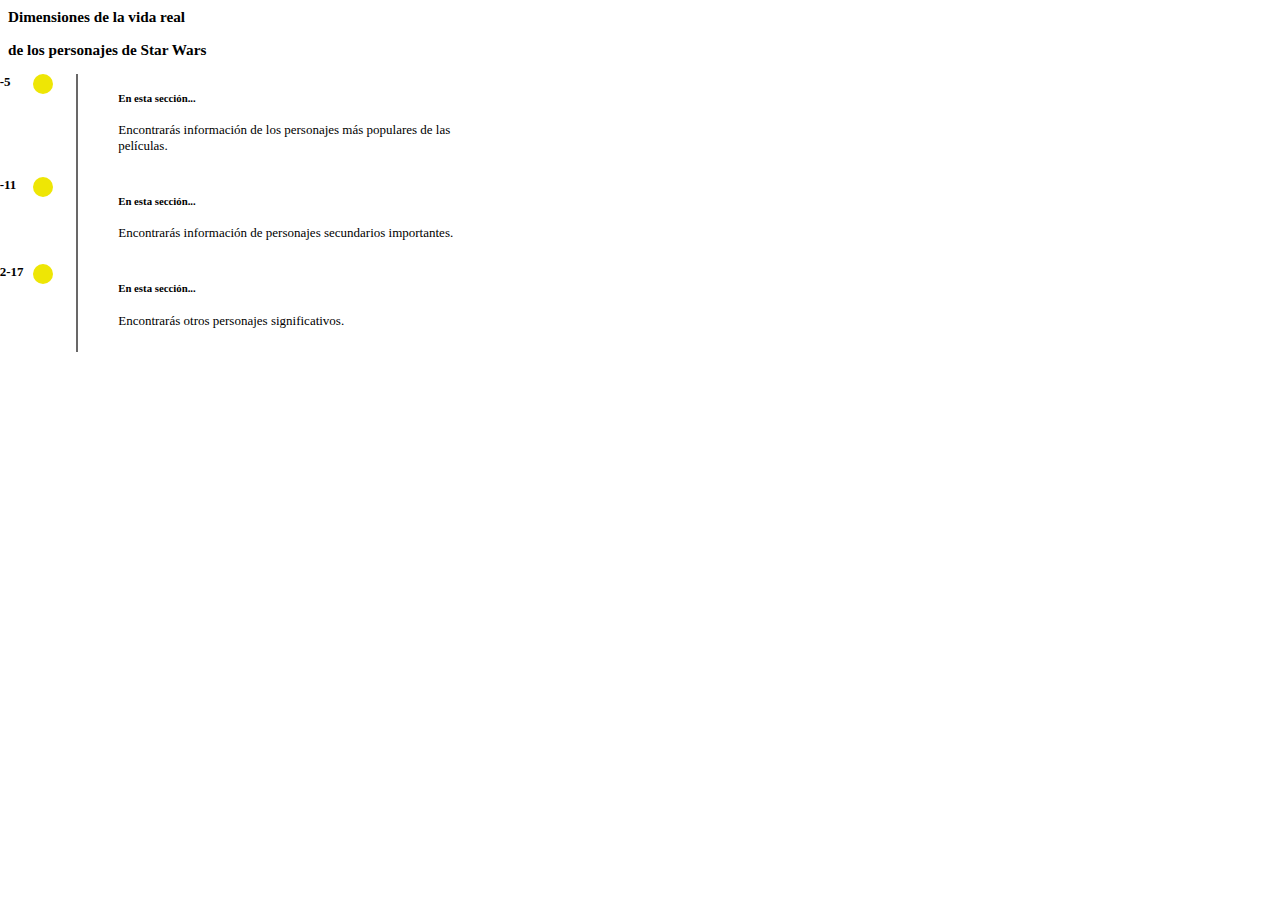
<file: modulo4/finaldrinillinm4/index.html>
<html lang="en">

<head>
    <meta charset="UTF-8">
    <meta http-equiv="X-UA-Compatible" content="IE=edge">
    <meta name="viewport" content="width=device-width, initial-scale=1.0">
    <link href="https://cdn.jsdelivr.net/npm/bootstrap@5.2.3/dist/css/bootstrap.min.css" rel="stylesheet"
        integrity="sha384-rbsA2VBKQhggwzxH7pPCaAqO46MgnOM80zW1RWuH61DGLwZJEdK2Kadq2F9CUG65" crossorigin="anonymous">
    <link rel="stylesheet" href="./assets/css/style.css">
    <title>API Starwars</title>

<body>

    <div class="container-sm container-md container-lg  container-xl  container-xxl">
    <div class="container-fluid">
    <h3 class="text-center mt-3">Dimensiones de la vida real</h3>
    <h3 class="text-center mb-5">de los personajes de Star Wars</h3>
    <section>
        <ul class="timeline-with">
            <li>
                <div >
                    <div class="content" id="first">
                        <div class="card shadow-lg p-3 mb-5 bg-body rounded">
                            
                            <span class="timeline-icon circle" data-range="1-5"></span>
                           <div class="d-flex">
                            <span class="red-circle"></span>
                            <h5>En esta sección...</h5>
                           </div>
                            
                            <p>Encontrarás información de los personajes más populares de las películas.</p>
                        </div>
                        
                    </div>
                </div>
            </li>
            <li >
                <div>
                    <div id="second" class="content">
                        <div class="card shadow-lg p-3 mb-5 bg-body rounded">
                            <span class="timeline-icon circle" data-range="6-11"></span>
                            <h5>En esta sección...</h5>
                            <p>Encontrarás información de personajes secundarios importantes.</p>
                        </div>
                    </div>
                </div>

            </li>
            <li>
                <div>
                    <div id="third" class="content">
                        <div class="card shadow-lg p-3 mb-5 bg-body rounded">
                            <span class="timeline-icon circle" data-range="12-17"></span>
                            <h5>En esta sección...</h5>
                            <p>Encontrarás otros personajes significativos.</p>
                        </div>
                    </div>
                </div>

            </li>
        </ul>
    </section>

</div>
</div>
    <script src="https://code.jquery.com/jquery-3.7.0.min.js"
        integrity="sha256-2Pmvv0kuTBOenSvLm6bvfBSSHrUJ+3A7x6P5Ebd07/g=" crossorigin="anonymous"></script>
    <script src="https://cdn.jsdelivr.net/npm/bootstrap@5.2.3/dist/js/bootstrap.bundle.min.js"
        integrity="sha384-kenU1KFdBIe4zVF0s0G1M5b4hcpxyD9F7jL+jjXkk+Q2h455rYXK/7HAuoJl+0I4"
        crossorigin="anonymous"></script>
    <script src="./assets/js/index.js"></script>
</body>

</html>
</file>
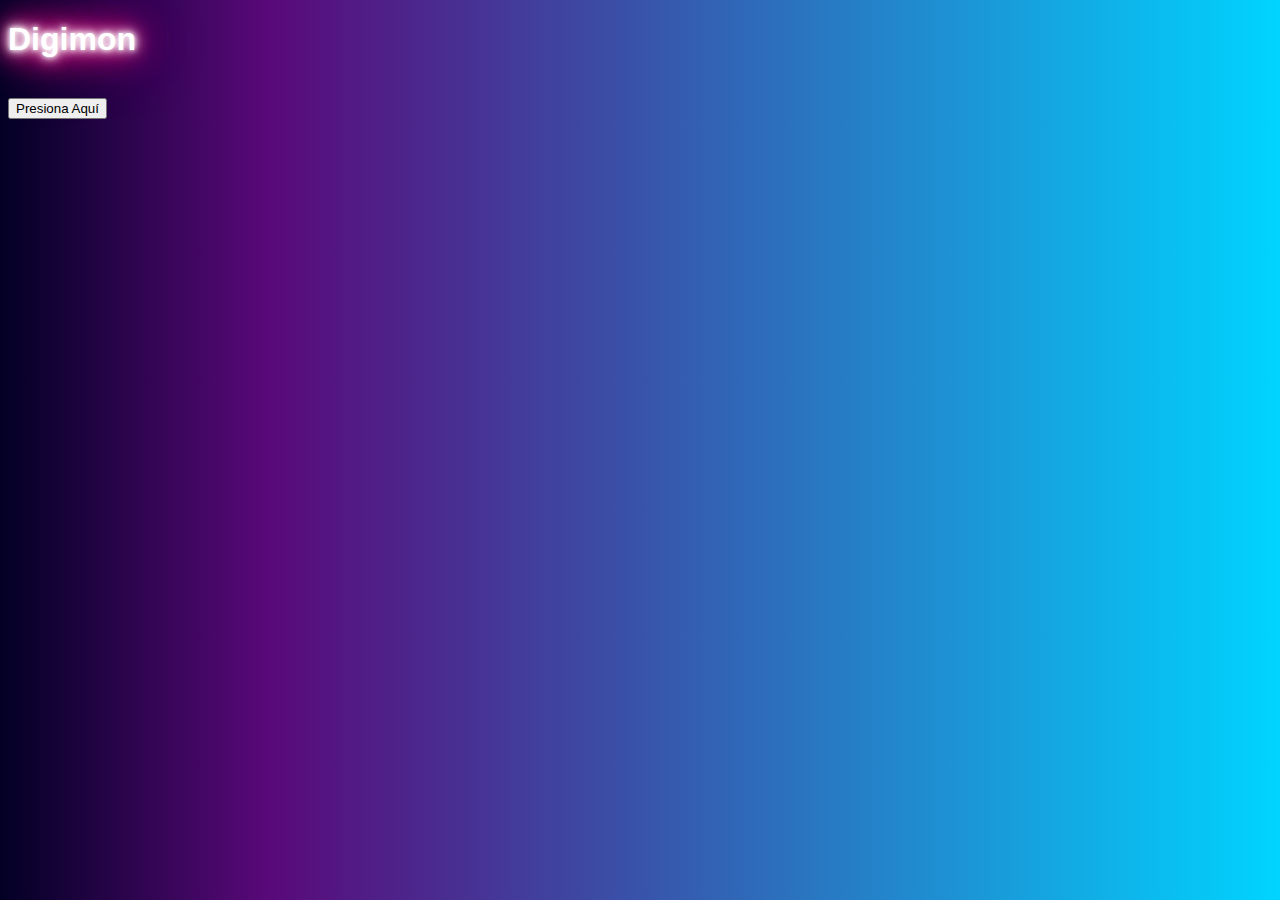
<file: modulo2/practica_consolidacion/digimon/index.html>
<!DOCTYPE html>
<html lang="en">
  <head>
    <meta charset="utf-8" />
    <meta name="viewport" content="width=device-width, initial-scale=1" />
    <title>Digimon</title>
    <script defer src="./assets/js/index.js"></script>
    <link
      href="https://cdn.jsdelivr.net/npm/bootstrap@5.2.3/dist/css/bootstrap.min.css"
      rel="stylesheet"
      integrity="sha384-rbsA2VBKQhggwzxH7pPCaAqO46MgnOM80zW1RWuH61DGLwZJEdK2Kadq2F9CUG65"
      crossorigin="anonymous"
    />
    <link rel="stylesheet" href="./assets/css/style.css" />
  </head>
  <body>
    <div class="container-fluid text-center">
      <h1 class="tittle mt-5">Digimon</h1>
      <br>
      <button onclick="get_digimon()" class="btn btn-light mb-4">Presiona Aquí</button>
    </div>

    <section>
      <div class="container">
        <div class="row" id="card">
     
        </div>
      </div>
    </section>



    <script
      src="https://cdn.jsdelivr.net/npm/bootstrap@5.2.3/dist/js/bootstrap.bundle.min.js"
      integrity="sha384-kenU1KFdBIe4zVF0s0G1M5b4hcpxyD9F7jL+jjXkk+Q2h455rYXK/7HAuoJl+0I4"
      crossorigin="anonymous"
    ></script>

  </body>
</html>
</file>
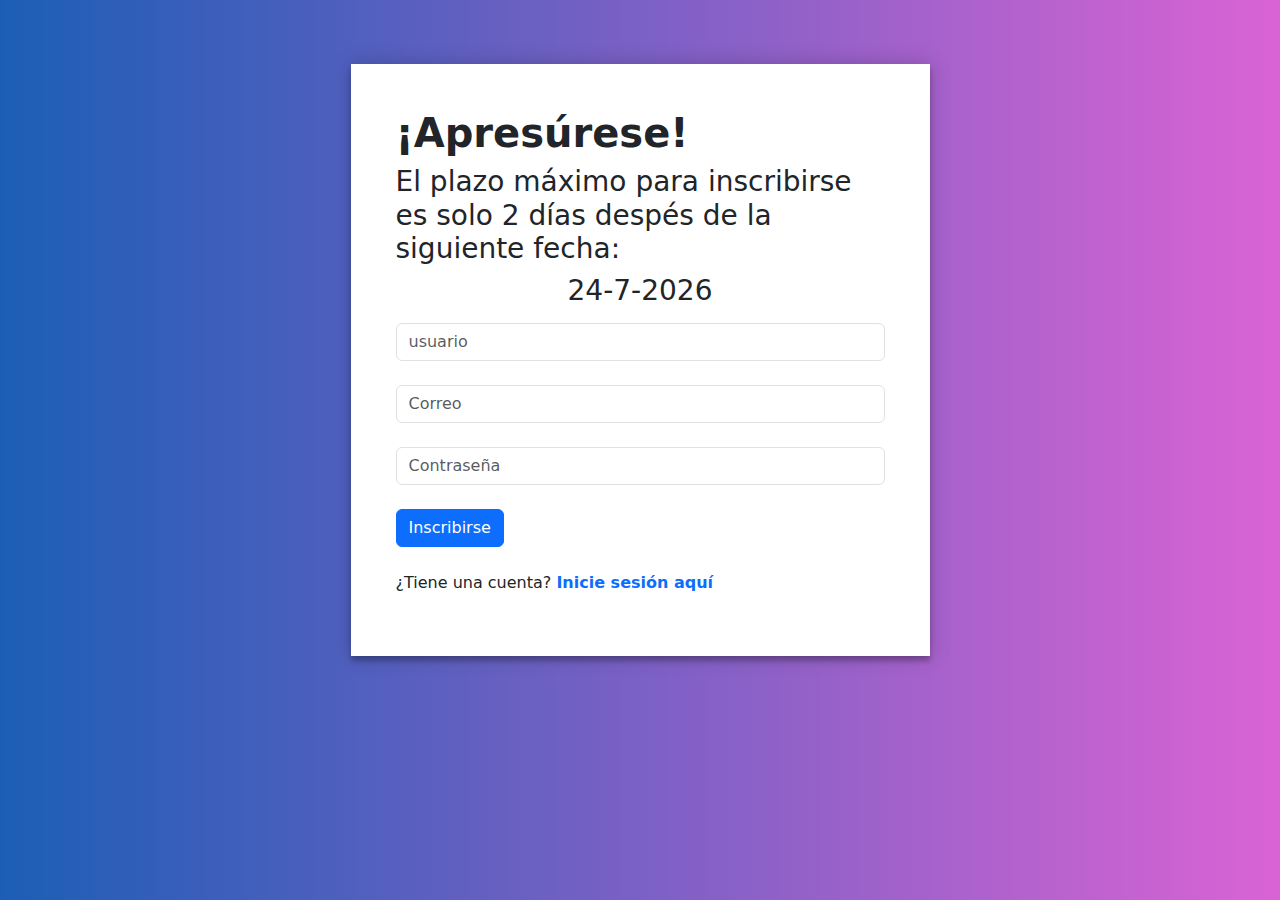
<file: modulo3/sesion1/drilling/index.html>
<!DOCTYPE html>
<html lang="en">

<head>
    <meta charset="UTF-8">
    <meta name="viewport" content="width=device-width, initial-scale=1.0">

    <link rel="stylesheet" href="styles.css">

    <!-- Latest compiled and minified CSS -->
    <link rel="stylesheet" href="https://cdn.jsdelivr.net/npm/bootstrap@5.3.0-alpha3/dist/css/bootstrap.min.css">

    <!-- jQuery library -->
    <script src="https://ajax.googleapis.com/ajax/libs/jquery/3.5.1/jquery.min.js"></script>

    <!-- Latest compiled JavaScript -->
    <script src="https://maxcdn.bootstrapcdn.com/bootstrap/3.4.1/js/bootstrap.min.js"></script>
    <title>Fundación Dar+</title>
</head>

<body>
    <div class="container" id="welcomeBox">
    <div class="">
        <h1><b>¡Apresúrese!</b></h1>
        <h3>El plazo máximo para inscribirse es solo 2 días despés de la siguiente fecha:</h3>
        <h3 id="insertDate"></h3>
    </div>
    <div class="">
        <input type="string" class="form-control" id="idUser" placeholder="usuario">
        <input type="email" class="form-control my-4" id="idCorreo" placeholder="Correo">
        <input type="password" class="form-control" id="idPassword" placeholder="Contraseña">
        <button type="button" class="btn btn-primary my-4">Inscribirse</button>
        <p>¿Tiene una cuenta? <b class="text-primary">Inicie sesión aquí </b></p>
    </div>
</div>
    <script src="index.js"></script>
</body>

</html>
</file>
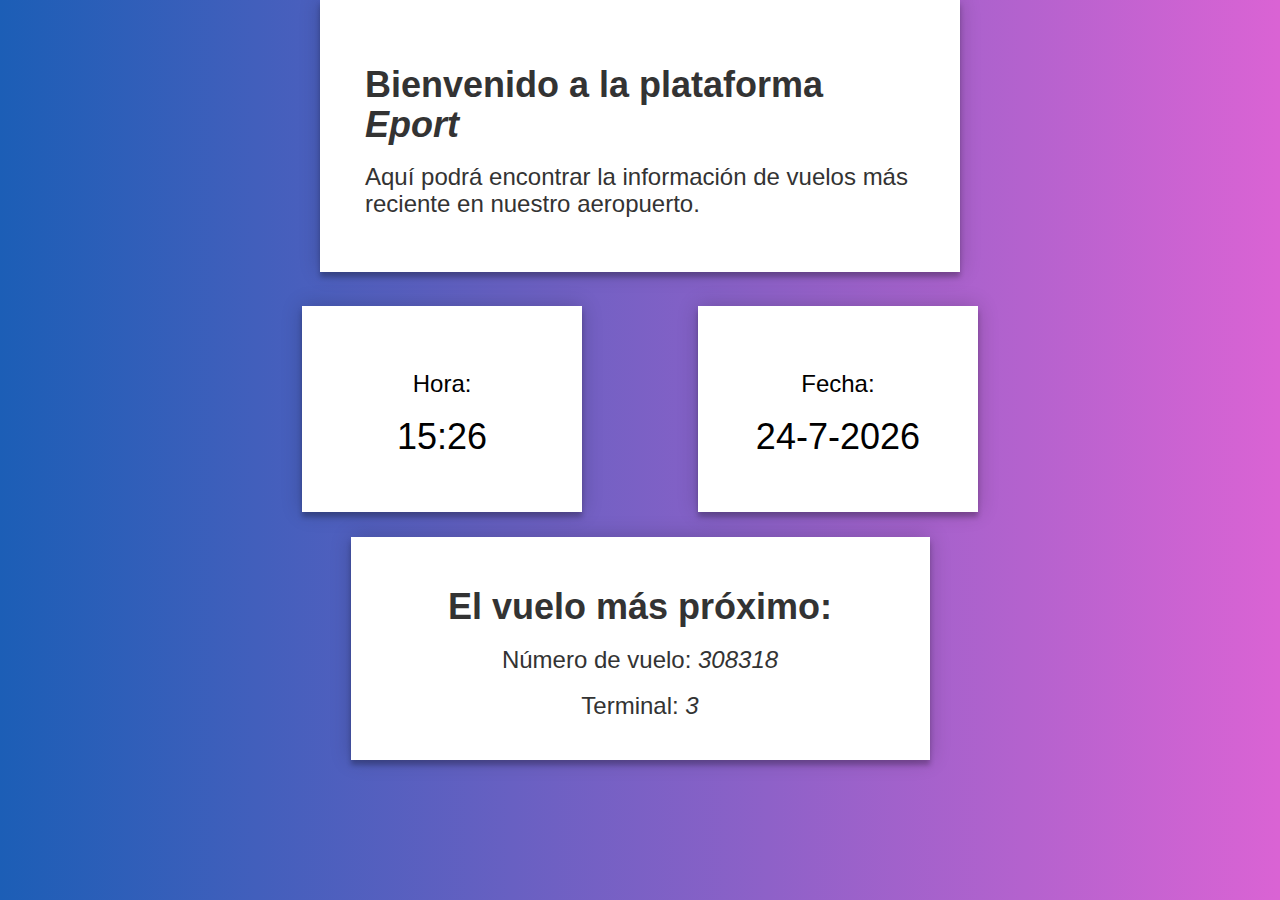
<file: modulo3/sesion1/rebound1/index.html>
<!DOCTYPE html>
<html lang="en">

<head>
    <meta charset="UTF-8">
    <meta name="viewport" content="width=device-width, initial-scale=1.0">

    <link rel="stylesheet" href="styles.css">

    <!-- Latest compiled and minified CSS -->
    <link rel="stylesheet" href="https://maxcdn.bootstrapcdn.com/bootstrap/3.4.1/css/bootstrap.min.css">

    <!-- jQuery library -->
    <script src="https://ajax.googleapis.com/ajax/libs/jquery/3.5.1/jquery.min.js"></script>

    <!-- Latest compiled JavaScript -->
    <script src="https://maxcdn.bootstrapcdn.com/bootstrap/3.4.1/js/bootstrap.min.js"></script>
    <title>Portal Eport</title>
</head>

<body>
    <div class="container" id="welcomeBox">
        <h1><b>Bienvenido a la plataforma <i>Eport</i></b></h1>
        <h3>Aquí podrá encontrar la información de vuelos más reciente en nuestro aeropuerto.</h3>
    </div>
    <div class="container-fluid">
        <div class="column" id="time">
            <h3>Hora:</h3>
            <h1 id="insertTime">15:11</h1>
        </div>
        <div class="column" id="date">
            <h3>Fecha:</h3>
            <h1 id="insertDate">30-12-2020</h1>
        </div>
    </div>
    <div class="container" id="flightBox">
        <h1><b>El vuelo más próximo:</b></h1>
        <h3>Número de vuelo: <em id="flightNumber">1234</em></h3>
        <h3>Terminal: <em id="terminalNumber">14</em></h3>
    </div>
    <script src="index.js"></script>
</body>

</html>
</file>
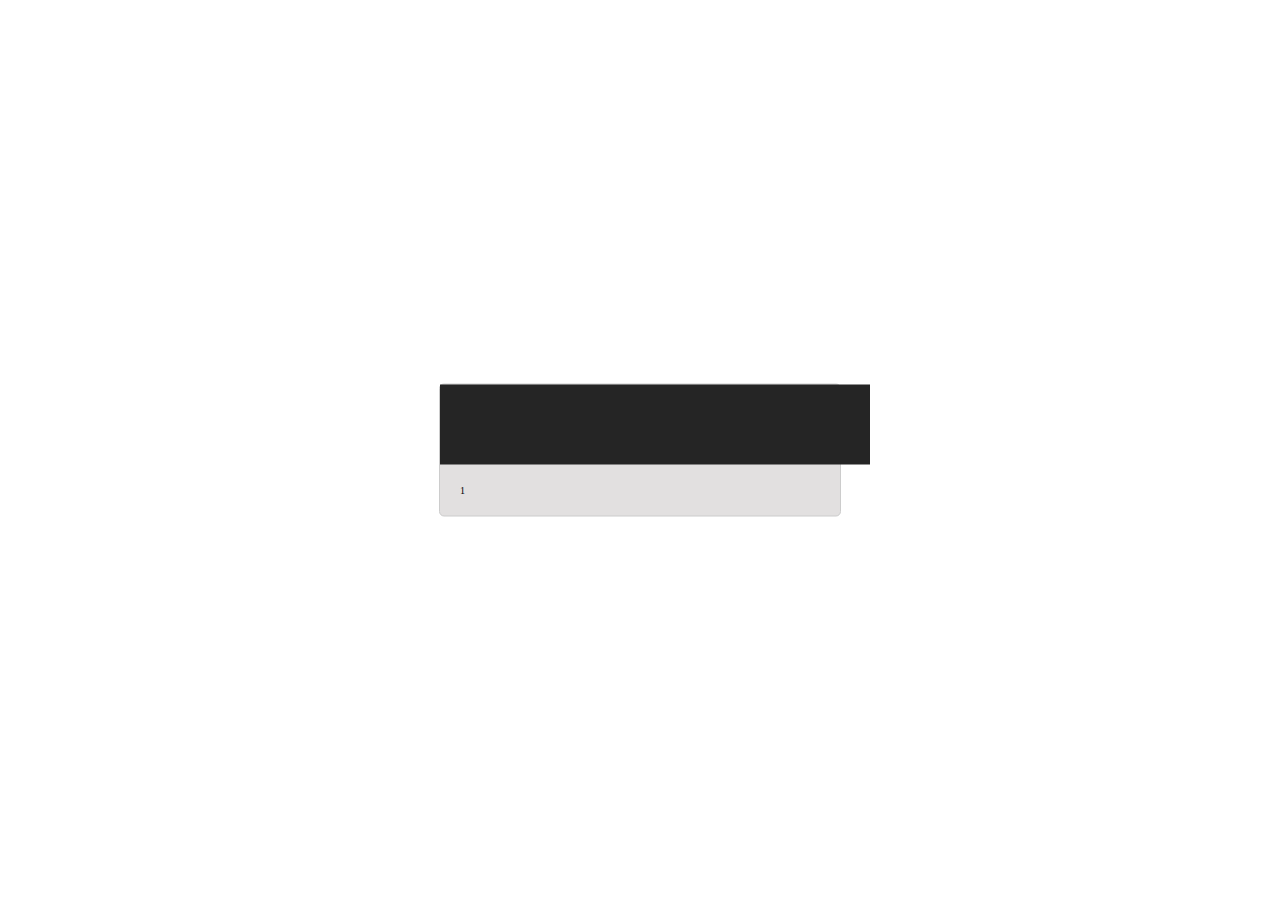
<file: modulo3/sesion2/rebound/index.html>
<!DOCTYPE html>
<html lang="en">
<head>
    <meta charset="UTF-8">
    <meta http-equiv="X-UA-Compatible" content="IE=edge">
    <meta name="viewport" content="width=device-width, initial-scale=1.0">
    <script defer src="ApoyoRebound/ApoyoRebound/script.js"></script>
    <link
      href="https://cdn.jsdelivr.net/npm/bootstrap@5.2.3/dist/css/bootstrap.min.css"
      rel="stylesheet"
      integrity="sha384-rbsA2VBKQhggwzxH7pPCaAqO46MgnOM80zW1RWuH61DGLwZJEdK2Kadq2F9CUG65"
      crossorigin="anonymous"
    />
    <link rel="stylesheet" href="ApoyoRebound/ApoyoRebound/styles.css" />
    <title>Calculadora</title>
</head>
<body>

  <div class="calculator">
    <div class="calculator-screen"> 

    </div>
    <div class="button">

    </div>
 
    <div class="calculator-keys">
      1

    </div>
  </div>
    

    <script
    src="https://cdn.jsdelivr.net/npm/bootstrap@5.2.3/dist/js/bootstrap.bundle.min.js"
    integrity="sha384-kenU1KFdBIe4zVF0s0G1M5b4hcpxyD9F7jL+jjXkk+Q2h455rYXK/7HAuoJl+0I4"
    crossorigin="anonymous"
  ></script>
</body>
</html>
</file>
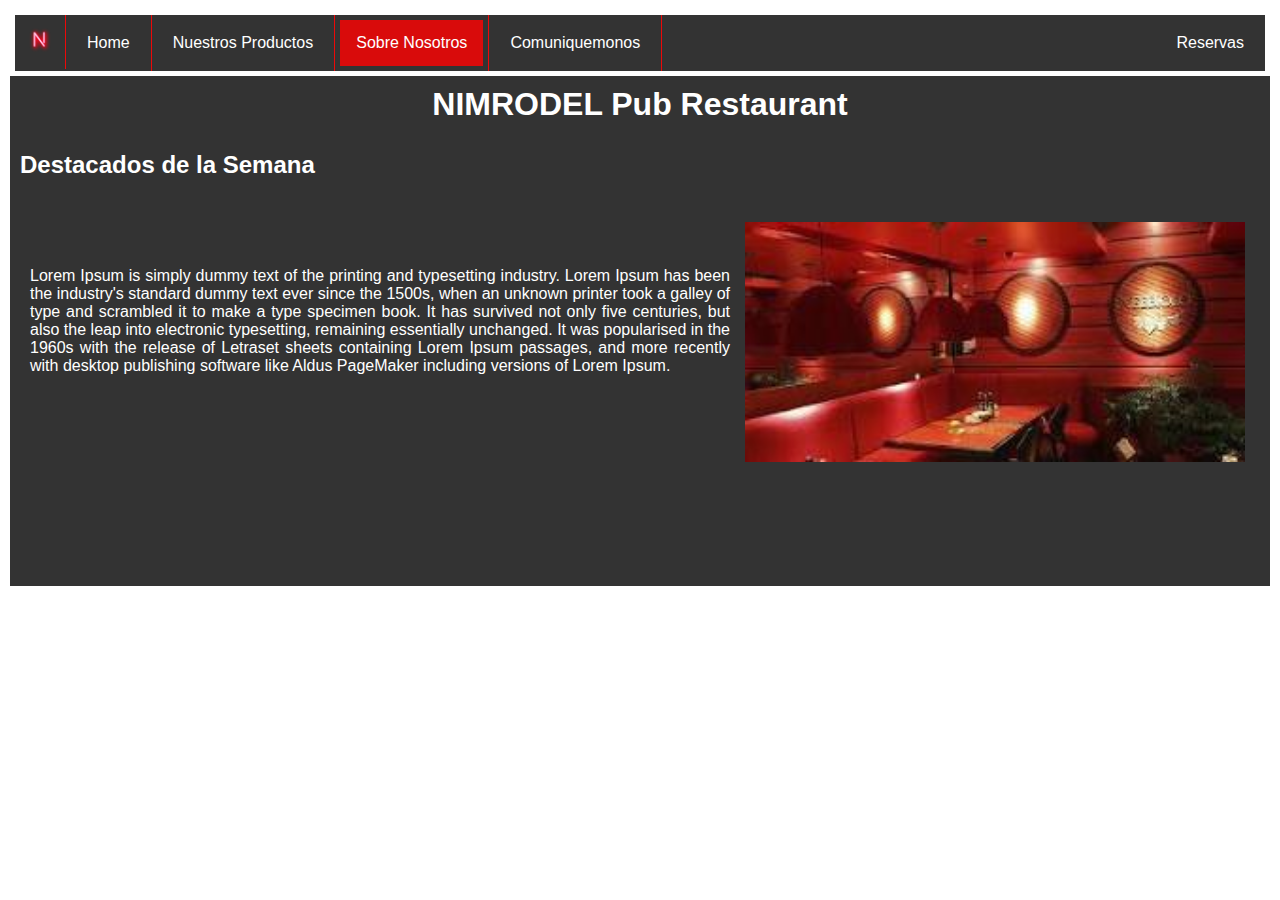
<file: modulo2/sesion6/aboutus.html>
<!DOCTYPE html>
<html lang="en">
<head>
    <meta charset="UTF-8">
    <meta http-equiv="X-UA-Compatible" content="IE=edge">
    <meta name="viewport" content="width=device-width, initial-scale=1.0">
    <title>NIMRODEL Pub Restaurant</title>
    <link rel="icon" href="./assets/img/n.png"/>
    
</head>

<style>

*{
    margin: 0;
    font-family: Verdana, Geneva, Tahoma, sans-serif;
    padding: 5px;

}

ul {
  list-style-type: none;
  margin: 0;
  padding: 0;
  overflow: hidden;
  background-color: #333;
}

li {
  float: left;
  border-right:1px solid #ec0909;
}

li:last-child {
  border-right: none;
}

li a {
  display: block;
  color: white;
  text-align: center;
  padding: 14px 16px;
  text-decoration: none;
}

li a:hover:not(.active) {
  background-color: #111;
}

.active {
  background-color: #d90b0b;
}

.logo{
    width: 30px;
}

.container {
    background-color: #333;
    color: white;
    height: 500px;
}

.gallery {
  display: flex;
}

.desc {
  justify-content: center;
  margin-top: 50px;
}

</style>


<body>
    <div>
      
        <ul>
          <li><img src="./assets/img/n.png" class="logo" href="logo.html" ></li>
          <li><a  href="pub.html">Home</a></li>
          <li><a href="./ourproducts.html">Nuestros Productos</a></li>
          <li><a class="active" href="aboutus.html">Sobre Nosotros</a></li>
          <li><a href="contact.html">Comuniquemonos</a></li>
          <li style="float:right"><a href="booking.html">Reservas</a></li>
          </ul>
    </div>

    <div class="container">
        <h1 style="text-align: center;">NIMRODEL Pub Restaurant</h1>
        <br>
        <h2>Destacados de la Semana</h2>
        <br>
        <div class="main_gallery">
            <div class="gallery">
              
              <div class="desc" style="text-align: justify;">Lorem Ipsum is simply dummy text of the printing and typesetting industry. Lorem Ipsum has been the industry's standard dummy text ever since the 1500s, when an unknown printer took a galley of type and scrambled it to make a type specimen book. It has survived not only five centuries, but also the leap into electronic typesetting, remaining essentially unchanged. It was popularised in the 1960s with the release of Letraset sheets containing Lorem Ipsum passages, and more recently with desktop publishing software like Aldus PageMaker including versions of Lorem Ipsum.</div>
                <a target="_blank" href="./assets/img/images.jpg">
                  <img src="./assets/img/images.jpg" alt="bebidas" width="500">
                </a>
              </div>
          
        </div>
    </div>
</body>
</html>
</file>
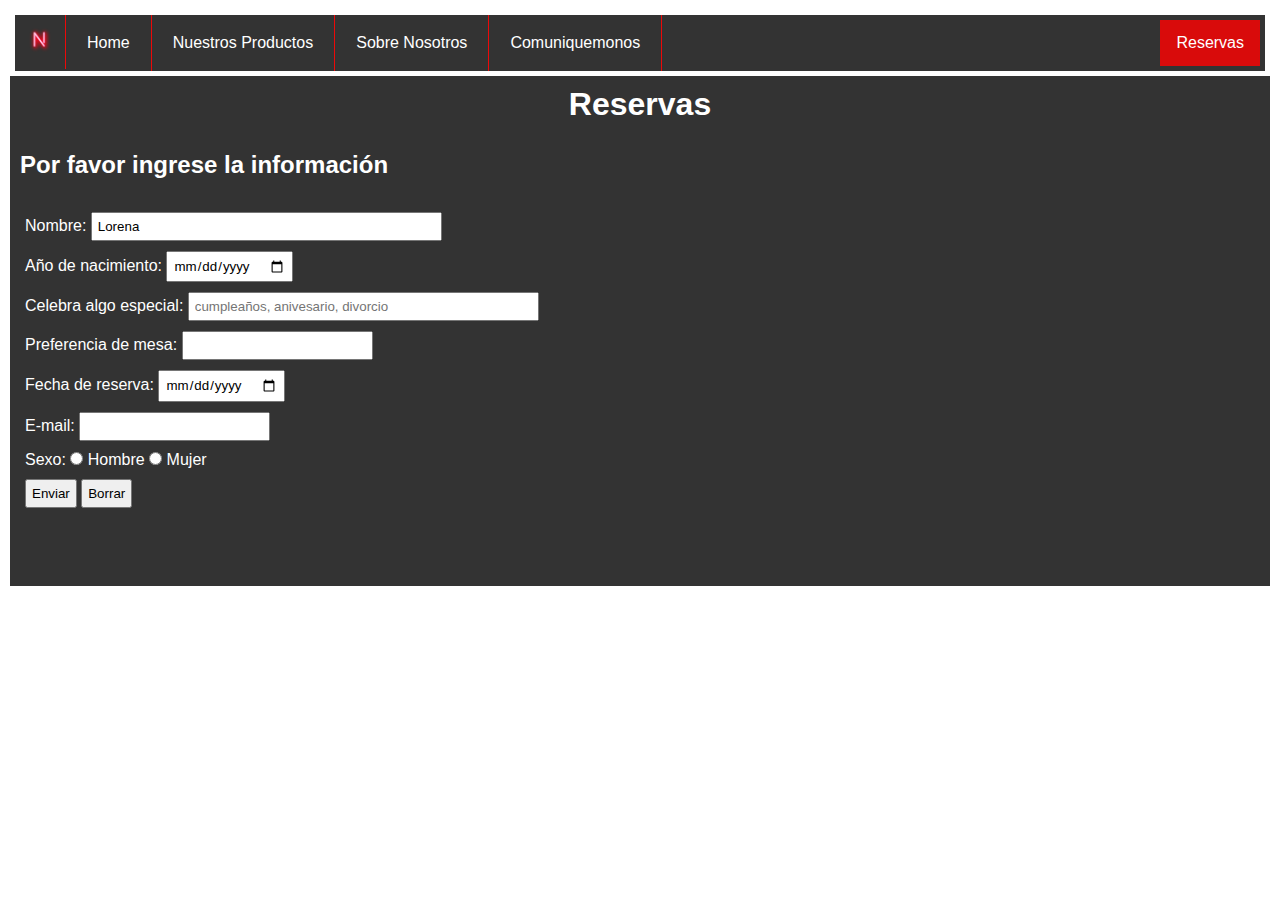
<file: modulo2/sesion6/booking.html>
<!DOCTYPE html>
<html lang="en">
<head>
    <meta charset="UTF-8">
    <meta http-equiv="X-UA-Compatible" content="IE=edge">
    <meta name="viewport" content="width=device-width, initial-scale=1.0">
    <title>NIMRODEL Pub Restaurant</title>
    <link rel="icon" href="./assets/img/n.png"/>
    
</head>

<style>

*{
    margin: 0;
    font-family: Verdana, Geneva, Tahoma, sans-serif;
    padding: 5px;

}

ul {
  list-style-type: none;
  margin: 0;
  padding: 0;
  overflow: hidden;
  background-color: #333;
}

li {
  float: left;
  border-right:1px solid #ec0909;
}

li:last-child {
  border-right: none;
}

li a {
  display: block;
  color: white;
  text-align: center;
  padding: 14px 16px;
  text-decoration: none;
}

li a:hover:not(.active) {
  background-color: #111;
}

.active {
  background-color: #d90b0b;
}

.logo{
    width: 30px;
}

.container {
    background-color: #333;
    color: white;
    height: 500px;
}


</style>


<body>
    <div>
      
        <ul>
          <li><img src="./assets/img/n.png" class="logo"></li>
          <li><a  href="pub.html">Home</a></li>
          <li><a href="./ourproducts.html">Nuestros Productos</a></li>
          <li><a  href="aboutus.html">Sobre Nosotros</a></li>
          <li><a href="contact.html">Comuniquemonos</a></li>
          <li style="float:right"><a class="active" href="booking.html">Reservas</a></li>
          </ul>
    </div>

    <div class="container">
        <h1 style="text-align: center;">Reservas</h1>
        <br>
        <h2>Por favor ingrese la información</h2>
        <br>
      <form action="logo.html">
        <p>Nombre: <input type="text" name="nombre" size="40" value="Lorena" placeholder="ingresa tú  nombre" required></p>
        <p>Año de nacimiento: <input type="date" name="nacido" min="1900"></p>
        <p>Celebra algo especial: <input type="text" name="nombre" size="40" placeholder="cumpleaños, anivesario, divorcio" ></p>
        <p>Preferencia de mesa: <input type="number" name="nacido" max="14"></p>
        <p>Fecha de reserva: <input type="date" name="nacido" required></p>
        <p>E-mail: <input type="email" name="nacido" max="14" required></p>


        <p>Sexo:
          <input type="radio" name="hm" value="h"> Hombre
          <input type="radio" name="hm" value="m"> Mujer
        </p>
        <p>
          <input type="submit" value="Enviar">
          <input type="reset" value="Borrar">
        </p>

       </form>
    </div>
</body>
</html>
</file>
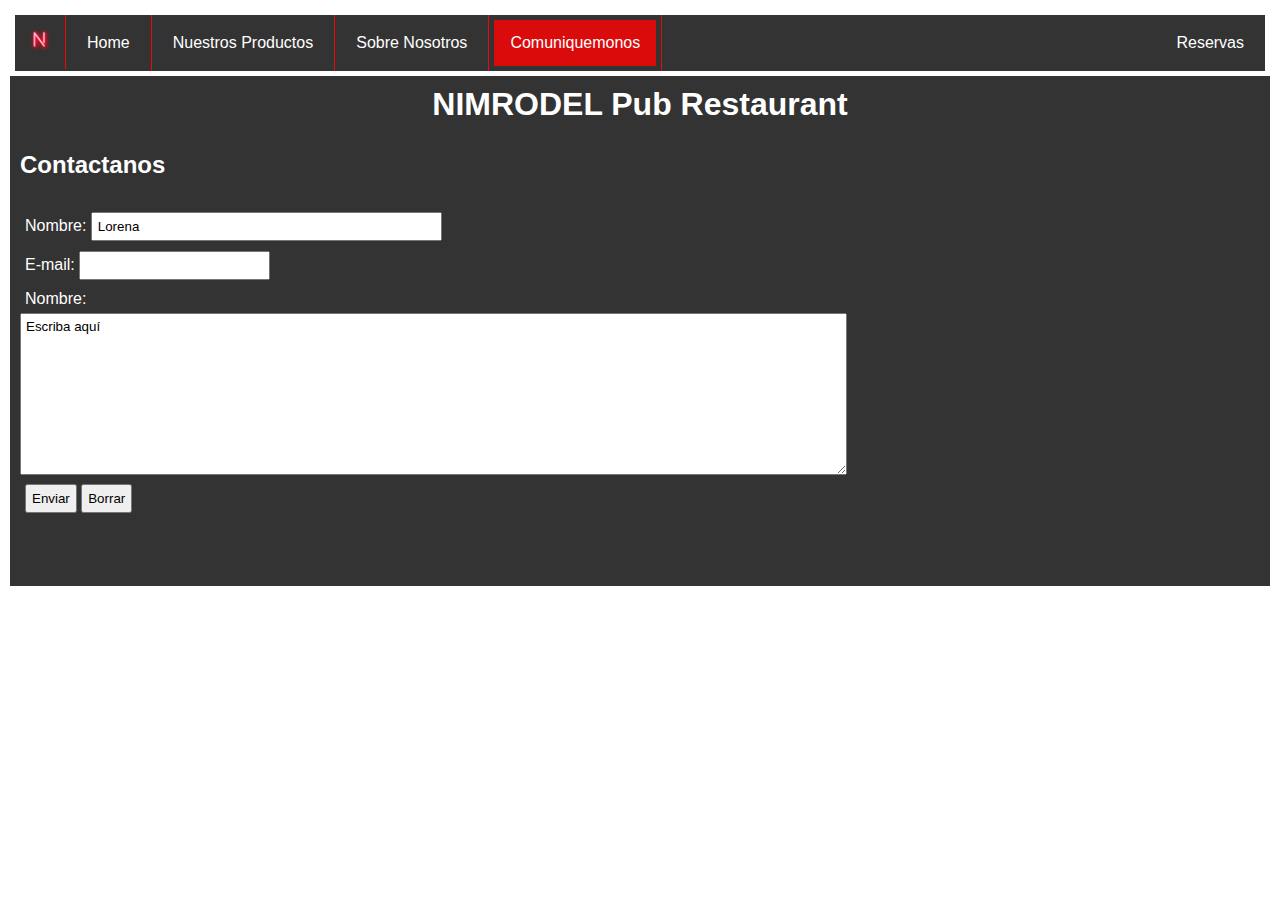
<file: modulo2/sesion6/contact.html>
<!DOCTYPE html>
<html lang="en">
<head>
    <meta charset="UTF-8">
    <meta http-equiv="X-UA-Compatible" content="IE=edge">
    <meta name="viewport" content="width=device-width, initial-scale=1.0">
    <title>NIMRODEL Pub Restaurant</title>
    <link rel="icon" href="./assets/img/n.png"/>
    
</head>

<style>

*{
    margin: 0;
    font-family: Verdana, Geneva, Tahoma, sans-serif;
    padding: 5px;

}

ul {
  list-style-type: none;
  margin: 0;
  padding: 0;
  overflow: hidden;
  background-color: #333;
}

li {
  float: left;
  border-right:1px solid #ec0909;
}

li:last-child {
  border-right: none;
}

li a {
  display: block;
  color: white;
  text-align: center;
  padding: 14px 16px;
  text-decoration: none;
}

li a:hover:not(.active) {
  background-color: #111;
}

.active {
  background-color: #d90b0b;
}

.logo{
    width: 30px;
}

.container {
    background-color: #333;
    color: white;
    height: 500px;
}


</style>


<body>
    <div>
      
        <ul>
          <li><img src="./assets/img/n.png" class="logo"></li>
          <li><a  href="pub.html">Home</a></li>
          <li><a href="./ourproducts.html">Nuestros Productos</a></li>
          <li><a  href="aboutus.html">Sobre Nosotros</a></li>
          <li><a  class="active" href="contact.html">Comuniquemonos</a></li>
          <li style="float:right"><a href="booking.html">Reservas</a></li>
          </ul>
    </div>

    <div class="container">
        <h1 style="text-align: center;">NIMRODEL Pub Restaurant</h1>
        <br>
        <h2>Contactanos</h2>
        <br>
        <form action="logo.html">
          <p>Nombre: <input type="text" name="nombre" size="40" value="Lorena" placeholder="ingresa tú  nombre" required></p>
          <p>E-mail: <input type="email" name="nacido" max="14" required></p>
          <p>Nombre:</p>
          <textarea rows="10" cols="100" required>Escriba aquí</textarea>
          <p>
            <input type="submit" value="Enviar">
            <input type="reset" value="Borrar">
          </p>
  
         </form>
    </div>
</body>
</html>
</file>
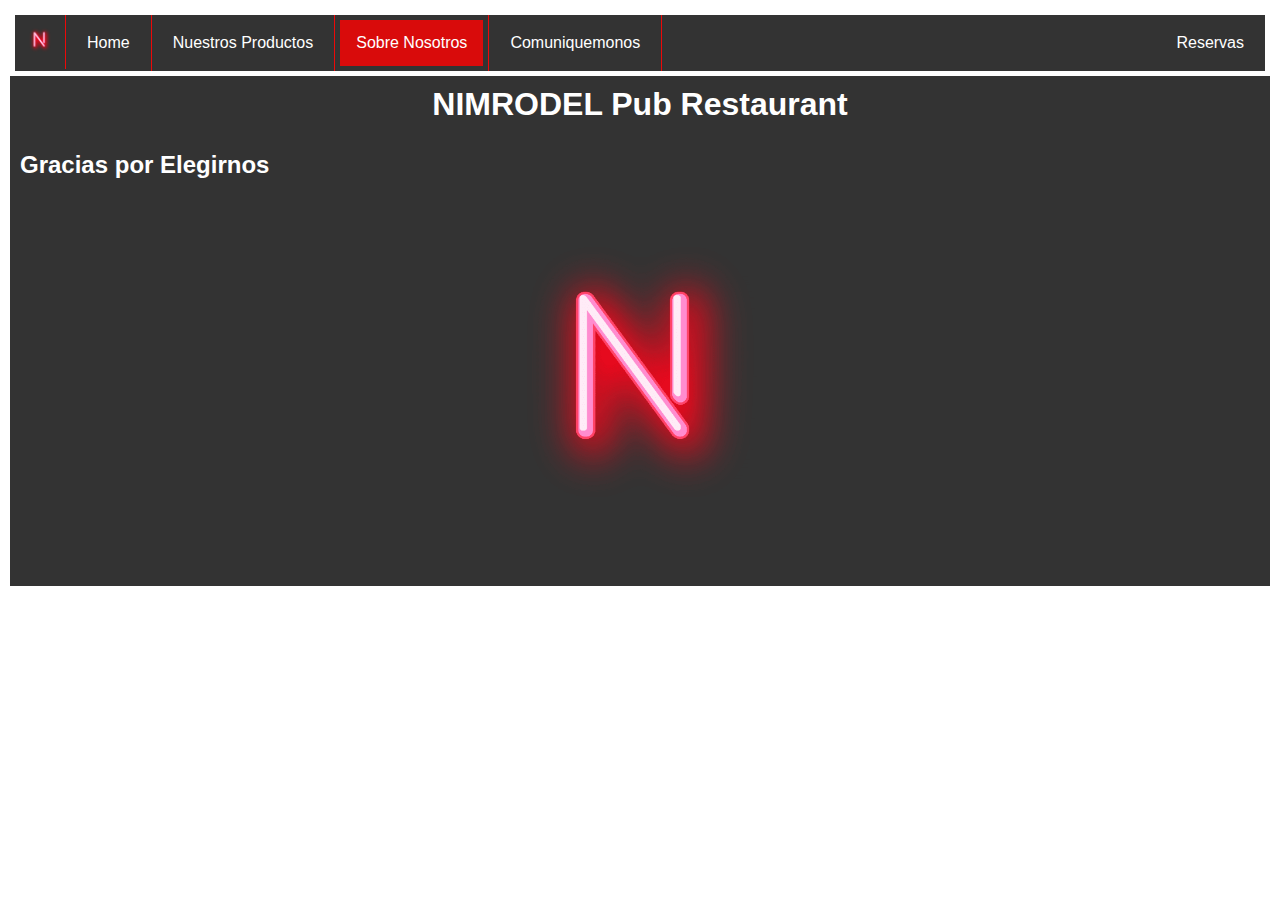
<file: modulo2/sesion6/logo.html>
<!DOCTYPE html>
<html lang="en">
<head>
    <meta charset="UTF-8">
    <meta http-equiv="X-UA-Compatible" content="IE=edge">
    <meta name="viewport" content="width=device-width, initial-scale=1.0">
    <title>NIMRODEL Pub Restaurant</title>
    <link rel="icon" href="./assets/img/n.png"/>
    
</head>

<style>

*{
    margin: 0;
    font-family: Verdana, Geneva, Tahoma, sans-serif;
    padding: 5px;

}

ul {
  list-style-type: none;
  margin: 0;
  padding: 0;
  overflow: hidden;
  background-color: #333;
}

li {
  float: left;
  border-right:1px solid #ec0909;
}

li:last-child {
  border-right: none;
}

li a {
  display: block;
  color: white;
  text-align: center;
  padding: 14px 16px;
  text-decoration: none;
}

li a:hover:not(.active) {
  background-color: #111;
}

.active {
  background-color: #d90b0b;
}

.logo{
    width: 30px;
}

.container {
    background-color: #333;
    color: white;
    height: 500px;
}

.gallery {
  display: flex;
  justify-content: center;
}

.desc {
  justify-content: center;
  margin-top: 50px;
}

</style>


<body>
    <div>
      
        <ul>
          <li><img src="./assets/img/n.png" class="logo"></li>
          <li><a  href="pub.html">Home</a></li>
          <li><a href="./ourproducts.html">Nuestros Productos</a></li>
          <li><a class="active" href="aboutus.html">Sobre Nosotros</a></li>
          <li><a href="contact.html">Comuniquemonos</a></li>
          <li style="float:right"><a href="booking.html">Reservas</a></li>
          </ul>
    </div>

    <div class="container">
        <h1 style="text-align: center;">NIMRODEL Pub Restaurant</h1>
        <br>
        <h2>Gracias por Elegirnos</h2>
        <br>
        <div class="main_gallery">
            <div class="gallery">
                  <a target="_blank" href="./assets/img/n.png">
                  <img src="./assets/img/n.png" alt="bebidas" width="300">
                </a>
              </div>
          
        </div>
    </div>
</body>
</html>
</file>
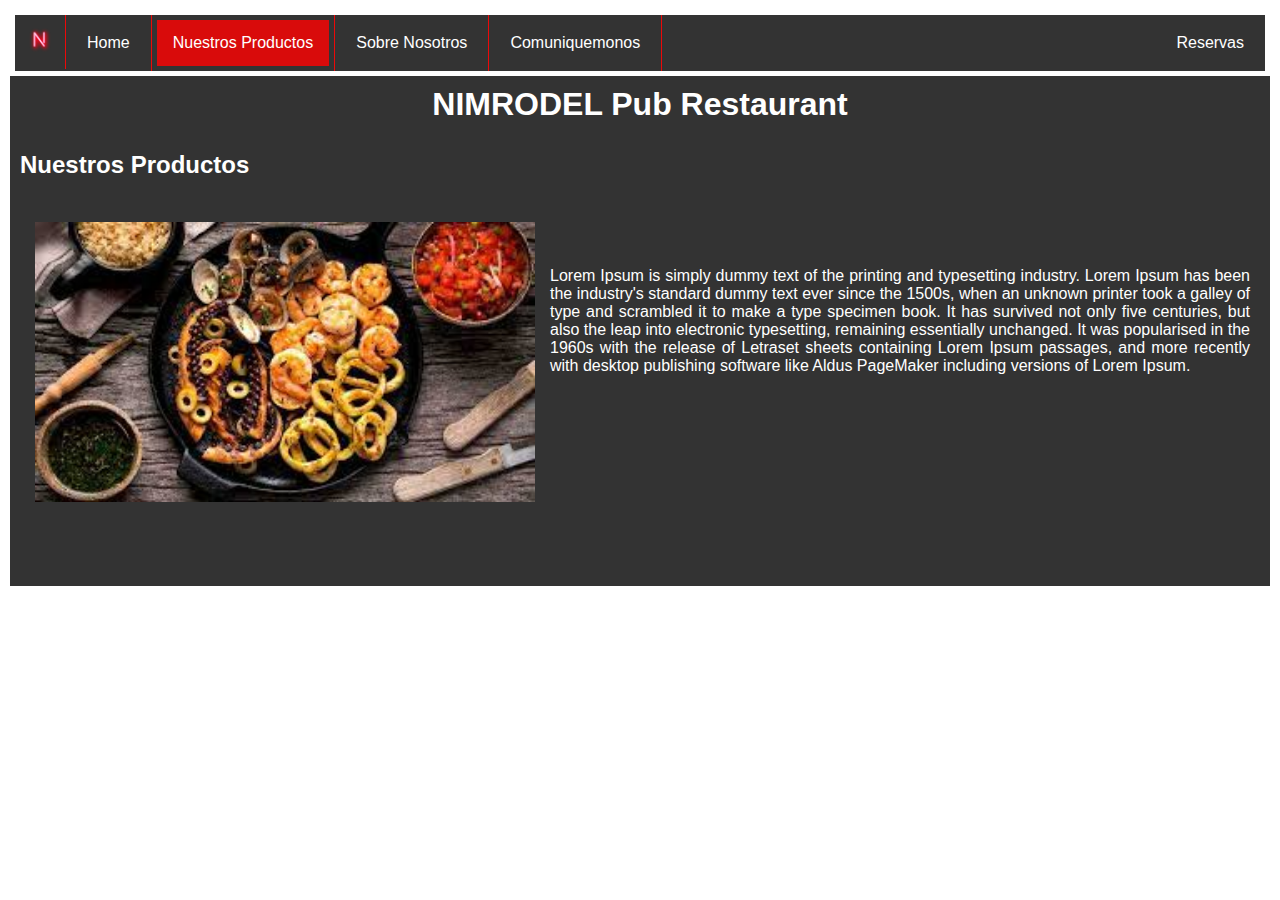
<file: modulo2/sesion6/ourproducts.html>
<!DOCTYPE html>
<html lang="en">
<head>
    <meta charset="UTF-8">
    <meta http-equiv="X-UA-Compatible" content="IE=edge">
    <meta name="viewport" content="width=device-width, initial-scale=1.0">
    <title>NIMRODEL Pub Restaurant</title>
    <link rel="icon" href="./assets/img/n.png"/>
    
</head>

<style>

*{
    margin: 0;
    font-family: Verdana, Geneva, Tahoma, sans-serif;
    padding: 5px;

}


ul {
  list-style-type: none;
  margin: 0;
  padding: 0;
  overflow: hidden;
  background-color: #333;
}

li {
  float: left;
  border-right:1px solid #ec0909;
}

li:last-child {
  border-right: none;
}

li a {
  display: block;
  color: white;
  text-align: center;
  padding: 14px 16px;
  text-decoration: none;
}

li a:hover:not(.active) {
  background-color: #111;
}

.active {
  background-color: #d90b0b;
}

.logo{
    width: 30px;
}

.container {
    background-color: #333;
    color: white;
    height: 500px;
}

.gallery {
  display: flex;
}

.desc {
  justify-content: center;
  margin-top: 50px;
}


</style>


<body>
    <div>
      
        <ul>
          <li><img src="./assets/img/n.png" class="logo"></li>
          <li><a  href="pub.html">Home</a></li>
          <li><a  class="active" href="./ourproducts.html">Nuestros Productos</a></li>
          <li><a  href="aboutus.html">Sobre Nosotros</a></li>
          <li><a  href="contact.html">Comuniquemonos</a></li>
          <li style="float:right"><a href="booking.html">Reservas</a></li>
          </ul>
    </div>

    <div class="container">
        <h1 style="text-align: center;">NIMRODEL Pub Restaurant</h1>
        <br>
        <h2>Nuestros Productos</h2>
        <br>
        <div class="main_gallery">
            <div class="gallery">
                <a target="_blank" href="./assets/img/mascomida.jpg">
                  <img src="./assets/img/mascomida.jpg" alt="bebidas" width="500">
                </a>
                <div class="desc" style="text-align: justify;">Lorem Ipsum is simply dummy text of the printing and typesetting industry. Lorem Ipsum has been the industry's standard dummy text ever since the 1500s, when an unknown printer took a galley of type and scrambled it to make a type specimen book. It has survived not only five centuries, but also the leap into electronic typesetting, remaining essentially unchanged. It was popularised in the 1960s with the release of Letraset sheets containing Lorem Ipsum passages, and more recently with desktop publishing software like Aldus PageMaker including versions of Lorem Ipsum.</div>
              </div>
          
        </div>
    </div>
</body>
</html>
</file>
<file: modulo4/finaldrinillinm4/assets/css/style.css>
body {
    background-color: rgb(255, 255, 255);
    font-size: small;
}

.timeline-with {
    margin: 5px;
    position: relative;
    border-left: 2px solid #696868;
    list-style: none;
    left: 5%;
    /* display: flex;
    flex-wrap: wrap;
    justify-content: space-between; */
}

.timeline-icon::before {
    position: absolute;
    left: -40px;
    content: attr(data-range);
    font-weight: bold;
}

.timeline-icon {
    position: absolute;
    left: -45px;
    background: rgb(238, 230, 5);
    border-radius: 50%;
    width: 21px;
    height: 20px;
}

.card {
    width: calc(33.33% - 20px);
    margin-bottom: 10px;
}

.content {
    display: flex;
    flex-direction: row;
    flex-wrap: wrap;
}

.empty-card {
    height: 100%;
}

.empty-card-inner {
    height: 100%;
    border: 1px dashed #aaa;
    background-color: #f8f9fa;
}

.circle {
    width: 20px;
    height: 20px;
    border-radius: 50%;
    display: inline-block;
}

.first-circle {
    height: 25px;
    width: 25px;
    border-radius: 50%;
    display: inline-block;
    background-color: rgba(239, 41, 19, 0.994);
    margin-left: 10px;
}
.second-circle {

    height: 25px;
    width: 25px;
    border-radius: 50%;
    display: inline-block;
    background-color: #52c322d8;
    margin-left: 10px;
}

.third-circle {
    height: 25px;
    width: 25px;
    border-radius: 50%;
    display: inline-block;
    background-color: rgba(14, 14, 227, 0.855);
    margin-left: 10px;
}
</file>
<file: modulo2/practica_consolidacion/digimon/assets/css/style.css>
* {

    font-family: sans-serif;
}

body {
    background: rgb(2,0,36);
    background: linear-gradient(90deg, rgba(2,0,36,1) 0%, rgba(89,9,121,1) 21%, rgba(0,212,255,1) 100%);
  
}

.card:hover .card-back {
    transform: rotateY(0deg);
}

.fondoCard{
 background-color: #ead3e9;;
}

.tittle{
color: #FFFFFF;
text-shadow: #FFF 0px 0px 5px, #FFF 0px 0px 10px, #FFF 0px 0px 15px, #FF2D95 0px 0px 20px, #FF2D95 0px 0px 30px, #FF2D95 0px 0px 40px, #FF2D95 0px 0px 50px, #FF2D95 0px 0px 75px;
}
</file>
<file: modulo3/sesion1/drilling/styles.css>
#welcomeBox {
  position: relative;
  z-index: 1;
  background: #FFFFFF;
  max-width: 50%;
  width: 20%;
  padding: 45px;
  text-align: center;
  box-shadow: 0 0 20px 0 rgba(0, 0, 0, 0.2), 0 5px 5px 0 rgba(0, 0, 0, 0.24);
  text-align: left;
  min-width: 579px;
  margin-top: 5%;
}


.container-fluid {
  padding-right: 17% !important;
  padding-left: 17% !important;
}

#time, #date {
  display: inline-block;
  color: #000000;
  position: relative;
  z-index: 1;
  background: #FFFFFF;
  padding: 45px;
  margin-top: 4%;
  width: 20em;
  text-align: center;
  box-shadow: 0 0 20px 0 rgba(0, 0, 0, 0.2), 0 5px 5px 0 rgba(0, 0, 0, 0.24);
}

#time {
  float: left;
  margin-left: 10%;
}

#date {
  float: right;
  margin-right: 10%;
}

#timeRef {
  max-width: 80%;
}

@import url(https://fonts.googleapis.com/css?family=Roboto:300);
.login-page {
  width: 360px;
  padding: 8% 0 0;
  margin: auto;
}

.form {
  position: relative;
  z-index: 1;
  background: #FFFFFF;
  max-width: 360px;
  padding: 45px;
  text-align: center;
  box-shadow: 0 0 20px 0 rgba(0, 0, 0, 0.2), 0 5px 5px 0 rgba(0, 0, 0, 0.24);
}

.form {
  margin: 0 auto 100px;
}

#dateBox {
  margin-bottom: -9%;
  margin-top: 10%;
}

.form input {
  font-family: "Roboto", sans-serif;
  outline: 0;
  background: #f2f2f2;
  width: 100%;
  border: 0;
  margin: 0 0 15px;
  padding: 15px;
  box-sizing: border-box;
  font-size: 14px;
}

.form button {
  font-family: "Roboto", sans-serif;
  text-transform: uppercase;
  outline: 0;
  background: #8a1aac;
  width: 100%;
  border: 0;
  padding: 15px;
  color: #FFFFFF;
  font-size: 14px;
  -webkit-transition: all 0.3 ease;
  transition: all 0.3 ease;
  cursor: pointer;
}

.form button:hover, .form button:active, .form button:focus {
  background: #0a3f85;
}

.form .message {
  margin: 15px 0 0;
  color: #b3b3b3;
  font-size: 12px;
}

.form .message a {
  color: #0a3f85;
  text-decoration: none;
}

.form .register-form {
  display: none;
}

.container {
  position: relative;
  z-index: 1;
  max-width: 300px;
  margin: 0 auto;
}

.container:before, .container:after {
  content: "";
  display: block;
  clear: both;
}

.container .info {
  margin: 50px auto;
  text-align: center;
}

.container .info h1 {
  margin: 0 0 15px;
  padding: 0;
  font-size: 36px;
  font-weight: 300;
  color: #1a1a1a;
}

.container .info span {
  color: #4d4d4d;
  font-size: 12px;
}

.container .info span a {
  color: #000000;
  text-decoration: none;
}

.container .info span .fa {
  color: #EF3B3A;
}

body {
  background: #337ff1;
  background: -webkit-linear-gradient(right, #da63d4, #1c5eb6);
  font-family: "Roboto", sans-serif;
  -webkit-font-smoothing: antialiased;
  -moz-osx-font-smoothing: grayscale;
}
</file>
<file: modulo3/sesion1/rebound1/styles.css>
#welcomeBox {
  position: relative;
  z-index: 1;
  background: #FFFFFF;
  max-width: 75%;
  width: 50%;
  padding: 45px;
  text-align: center;
  box-shadow: 0 0 20px 0 rgba(0, 0, 0, 0.2), 0 5px 5px 0 rgba(0, 0, 0, 0.24);
  text-align: left;
  min-width: 579px;
}

#flightBox {
  position: relative;
  z-index: 1;
  background: #FFFFFF;
  max-width: 75%;
  width: 40%;
  padding: 30px;
  margin-top: 2%;
  text-align: center;
  box-shadow: 0 0 20px 0 rgba(0, 0, 0, 0.2), 0 5px 5px 0 rgba(0, 0, 0, 0.24);
  text-align: center;
  min-width: 579px;
}

.container-fluid {
  padding-right: 17% !important;
  padding-left: 17% !important;
}

#time, #date {
  display: inline-block;
  color: #000000;
  position: relative;
  z-index: 1;
  background: #FFFFFF;
  padding: 45px;
  margin-top: 4%;
  width: 20em;
  text-align: center;
  box-shadow: 0 0 20px 0 rgba(0, 0, 0, 0.2), 0 5px 5px 0 rgba(0, 0, 0, 0.24);
}

#time {
  float: left;
  margin-left: 10%;
}

#date {
  float: right;
  margin-right: 10%;
}

#timeRef {
  max-width: 80%;
}

@import url(https://fonts.googleapis.com/css?family=Roboto:300);
.login-page {
  width: 360px;
  padding: 8% 0 0;
  margin: auto;
}

.form {
  position: relative;
  z-index: 1;
  background: #FFFFFF;
  max-width: 360px;
  padding: 45px;
  text-align: center;
  box-shadow: 0 0 20px 0 rgba(0, 0, 0, 0.2), 0 5px 5px 0 rgba(0, 0, 0, 0.24);
}

.form {
  margin: 0 auto 100px;
}

#dateBox {
  margin-bottom: -9%;
  margin-top: 10%;
}

.form input {
  font-family: "Roboto", sans-serif;
  outline: 0;
  background: #f2f2f2;
  width: 100%;
  border: 0;
  margin: 0 0 15px;
  padding: 15px;
  box-sizing: border-box;
  font-size: 14px;
}

.form button {
  font-family: "Roboto", sans-serif;
  text-transform: uppercase;
  outline: 0;
  background: #8a1aac;
  width: 100%;
  border: 0;
  padding: 15px;
  color: #FFFFFF;
  font-size: 14px;
  -webkit-transition: all 0.3 ease;
  transition: all 0.3 ease;
  cursor: pointer;
}

.form button:hover, .form button:active, .form button:focus {
  background: #0a3f85;
}

.form .message {
  margin: 15px 0 0;
  color: #b3b3b3;
  font-size: 12px;
}

.form .message a {
  color: #0a3f85;
  text-decoration: none;
}

.form .register-form {
  display: none;
}

.container {
  position: relative;
  z-index: 1;
  max-width: 300px;
  margin: 0 auto;
}

.container:before, .container:after {
  content: "";
  display: block;
  clear: both;
}

.container .info {
  margin: 50px auto;
  text-align: center;
}

.container .info h1 {
  margin: 0 0 15px;
  padding: 0;
  font-size: 36px;
  font-weight: 300;
  color: #1a1a1a;
}

.container .info span {
  color: #4d4d4d;
  font-size: 12px;
}

.container .info span a {
  color: #000000;
  text-decoration: none;
}

.container .info span .fa {
  color: #EF3B3A;
}

body {
  background: #337ff1;
  background: -webkit-linear-gradient(right, #da63d4, #1c5eb6);
  font-family: "Roboto", sans-serif;
  -webkit-font-smoothing: antialiased;
  -moz-osx-font-smoothing: grayscale;
}
</file>
<file: modulo3/sesion2/rebound/ApoyoRebound/ApoyoRebound/styles.css>
html {
    font-size: 62.5%;
    box-sizing: border-box;
}

  .calculator {
    border: 1px solid #ccc;
    background-color: rgb(226, 224, 224);
    border-radius: 5px;
    position: absolute;
    top: 50%;
    left: 50%;
    transform: translate(-50%, -50%);
    width: 400px;
  }

  .calculator-screen {
    width: 100%;
    height: 80px;
    border: none;
    background-color: #252525;
    color: #fff;
    text-align: right;
    padding-right: 20px;
    padding-left: 10px;
    font-size: 4rem;
    
  }
  ::placeholder {
    color: white;
    
  }
  button {
    height: 60px;
    font-size: 2rem!important;
  }

  .equal-sign {
    height: 98%;
    grid-area: 2 / 4 / 6 / 5;
  }

  .calculator-keys {
    display: grid;
    grid-template-columns: repeat(4, 1fr);
    grid-gap: 20px;
    padding: 20px;
  }
</file>
